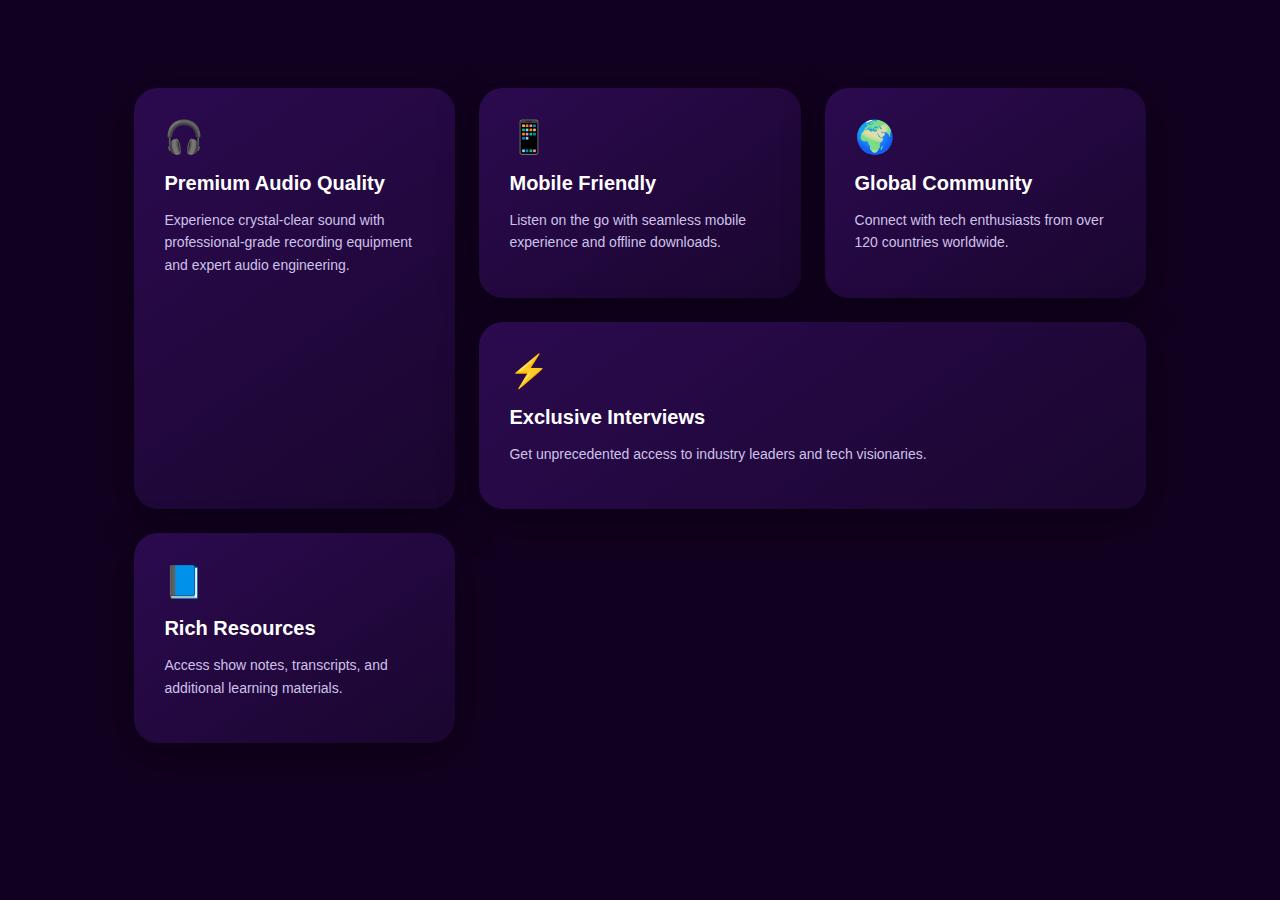
<file: grid.html>
<!DOCTYPE html>
<html lang="en">
<head>
  <meta charset="UTF-8">
  <meta name="viewport" content="width=device-width, initial-scale=1.0">
  <title>Document</title>

<style>


body {
  background: #120020;
  font-family: Arial, sans-serif;
  color: white;
}

.features {
  padding: 80px 0;
}

.features-container {
  width: 80%;
  max-width: 1200px;
  margin: auto;

  display: grid;
  grid-template-columns: repeat(3, 1fr);
  gap: 24px;
}

/* Card style */
.card {
  background: linear-gradient(145deg, #2b0a4f, #1a062f);
  padding: 30px;
  border-radius: 24px;
  box-shadow: 0 10px 40px rgba(0, 0, 0, 0.4);
}

.card h3 {
  margin: 16px 0 10px;
  font-size: 20px;
}

.card p {
  font-size: 14px;
  color: #cfc2e9;
  line-height: 1.6;
}

/* Icon style */
.icon {
  font-size: 32px;
}

/* Different card sizes */
.tall {
  grid-row: span 2;
}

.wide {
  grid-column: span 2;
}

/* Responsive */
@media (max-width: 900px) {
  .features-container {
    grid-template-columns: 1fr;
  }

  .wide,
  .tall {
    grid-column: span 1;
    grid-row: span 1;
  }
}




</style>

  
</head>
<body>
  <section class="features">
    <div class="features-container">
  
      <div class="card tall">
        <div class="icon">🎧</div>
        <h3>Premium Audio Quality</h3>
        <p>
          Experience crystal-clear sound with professional-grade recording
          equipment and expert audio engineering.
        </p>
      </div>
  
      <div class="card">
        <div class="icon">📱</div>
        <h3>Mobile Friendly</h3>
        <p>
          Listen on the go with seamless mobile experience and offline downloads.
        </p>
      </div>
  
      <div class="card">
        <div class="icon">🌍</div>
        <h3>Global Community</h3>
        <p>
          Connect with tech enthusiasts from over 120 countries worldwide.
        </p>
      </div>
  
      <div class="card wide">
        <div class="icon">⚡</div>
        <h3>Exclusive Interviews</h3>
        <p>
          Get unprecedented access to industry leaders and tech visionaries.
        </p>
      </div>
  
      <div class="card">
        <div class="icon">📘</div>
        <h3>Rich Resources</h3>
        <p>
          Access show notes, transcripts, and additional learning materials.
        </p>
      </div>
  
    </div>
  </section>

</body>
</html>
</file>
